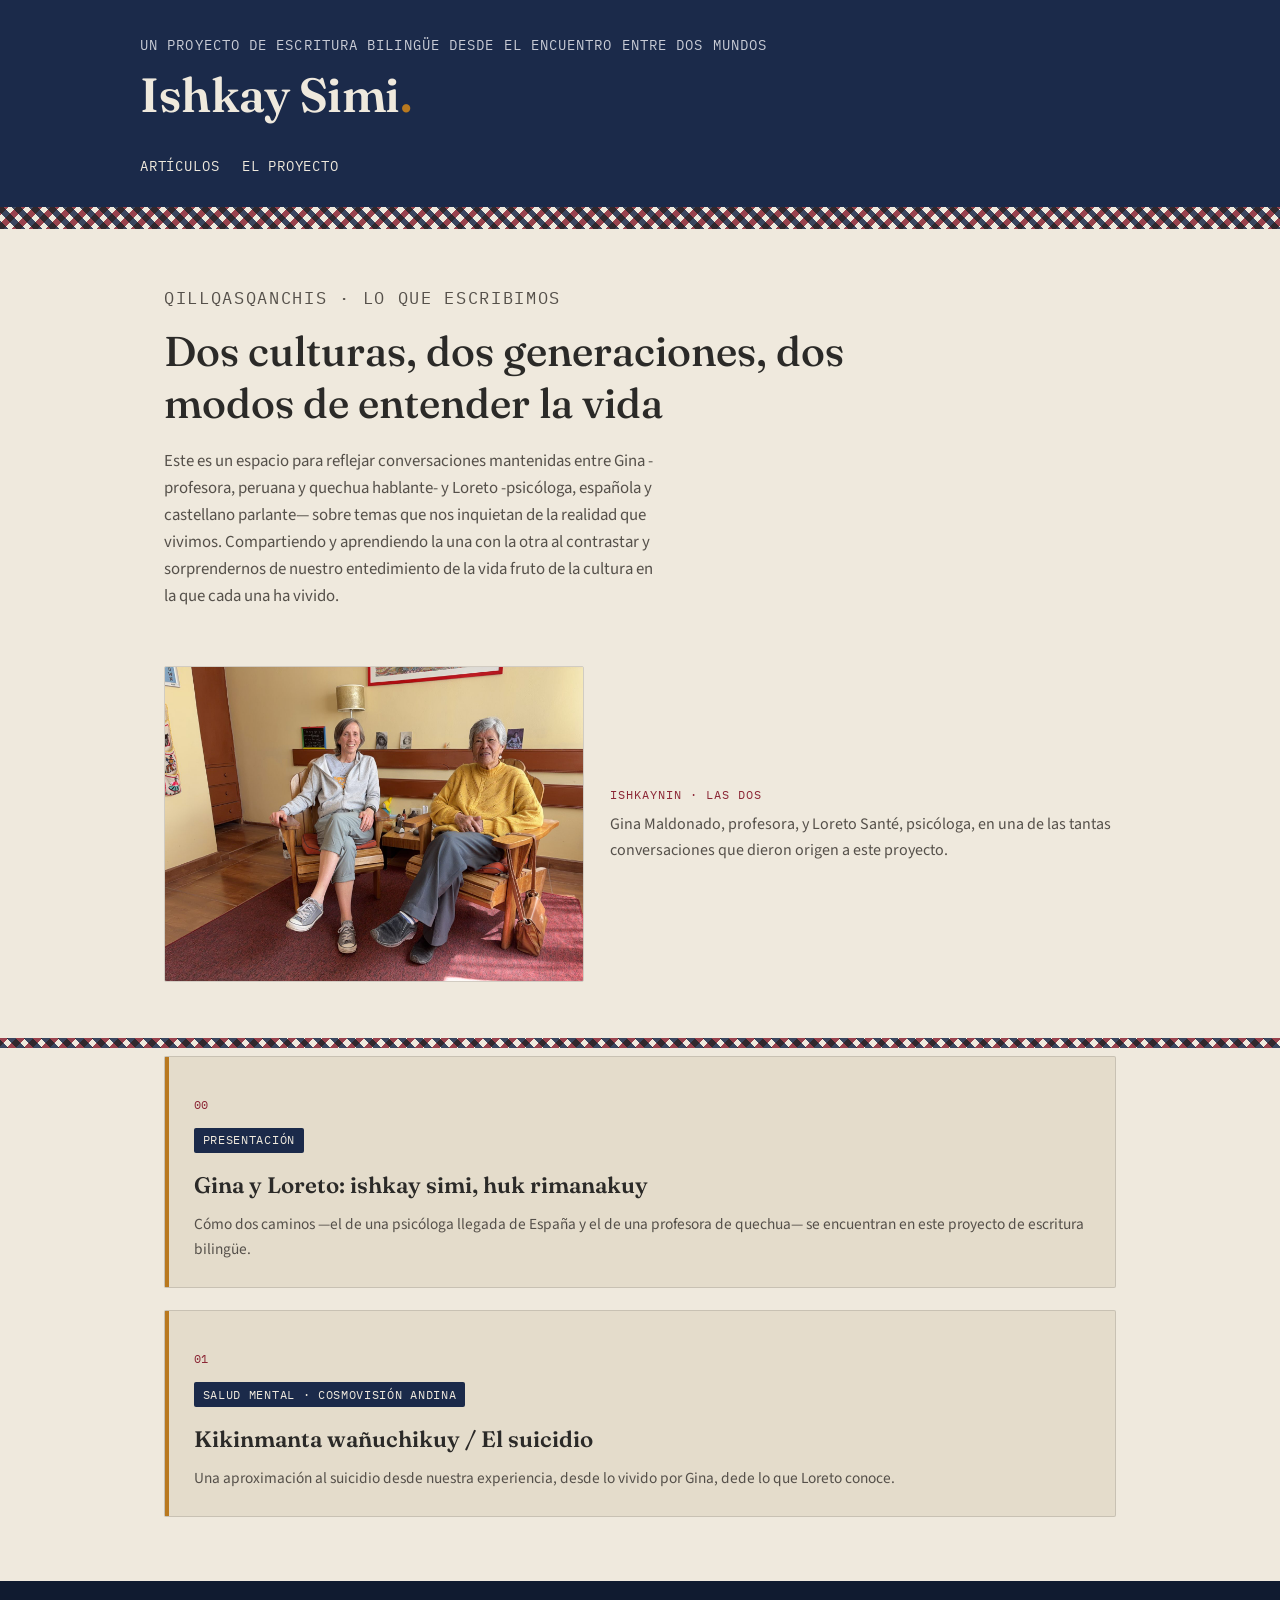
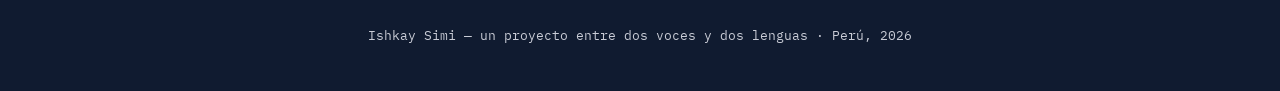
<file: index.html>
<!DOCTYPE html>
<html lang="es">
<head>
<meta charset="UTF-8">
<meta name="viewport" content="width=device-width, initial-scale=1.0">
<title>Ishkay Simi — Dos lenguas, un diálogo</title>
<link rel="preconnect" href="https://fonts.googleapis.com">
<link href="https://fonts.googleapis.com/css2?family=Fraunces:wght@500;600&family=IBM+Plex+Mono:wght@400;500&family=Source+Sans+3:wght@400;600&display=swap" rel="stylesheet">
<link rel="stylesheet" href="style.css">
</head>
<body>

<header class="site">
  <div class="site-inner">
    <p class="site-subtitle">Un proyecto de escritura bilingüe desde el encuentro entre dos mundos</p>
    <h1 class="site-title">Ishkay Simi<span class="iskay">.</span></h1>
    <nav class="site">
      <a href="index.html">Artículos</a>
      <a href="index.html#proyecto">El proyecto</a>
    </nav>
  </div>
</header>

<div class="telar-divider"></div>

<section class="hero" id="proyecto">
  <p class="hero-eyebrow">Qillqasqanchis · Lo que escribimos</p>
  <h1>Dos culturas, dos generaciones, dos modos de entender la vida</h1>
  <p>
    Este es un espacio para reflejar conversaciones mantenidas entre Gina -profesora, peruana y quechua hablante- y Loreto -psicóloga, española y castellano parlante— sobre
    temas que nos inquietan de la realidad que vivimos. Compartiendo y aprendiendo la una con la otra al contrastar y sorprendernos de nuestro entedimiento de la vida fruto de la cultura en la que cada una ha vivido.
  </p>
</section>

<section class="autoras-seccion">
  <img src="img/gina-loreto-camara.jpg" alt="Gina Maldonado y Loreto sentadas juntas, sonriendo">
  <div class="texto">
    <p class="eyebrow">Ishkaynin &middot; Las dos</p>
    <p>
      Gina Maldonado, profesora, y Loreto Santé, psicóloga, en una de las
      tantas conversaciones que dieron origen a este proyecto.
    </p>
  </div>
</section>

<div class="telar-divider small"></div>

<section class="lista">

  <a class="tarjeta" href="articulos/proyecto.html">
    <p class="num">00</p>
    <span class="tema">Presentación</span>
    <h2>Gina y Loreto: ishkay simi, huk rimanakuy</h2>
    <p class="resumen">
      Cómo dos caminos —el de una psicóloga llegada de España y el de una
      profesora de quechua— se encuentran en este proyecto de escritura bilingüe.
    </p>
  </a>

  <a class="tarjeta" href="articulos/suicidio-andino.html">
    <p class="num">01</p>
    <span class="tema">Salud mental &middot; Cosmovisión andina</span>
    <h2>Kikinmanta wañuchikuy / El suicidio</h2>
    <p class="resumen">
      Una aproximación al suicidio desde nuestra experiencia, desde lo vivido por Gina, dede lo que Loreto conoce.
    </p>
  </a>

  <!--
    Para agregar un nuevo artículo:
    1. Duplica un archivo de /articulos (por ejemplo articulos/proyecto.html)
       y ponle un nombre nuevo, ej: articulos/nombre-del-tema.html
    2. Edita su contenido siguiendo la guía de comentarios dentro del archivo
    3. Copia y pega una tarjeta como las de arriba, cambiando el número,
       el tema, el título, el resumen y el enlace (href)
  -->

</section>

<footer class="site">
  <p>Ishkay Simi — un proyecto entre dos voces y dos lenguas · Perú, 2026</p>
</footer>

</body>
</html>
</file>
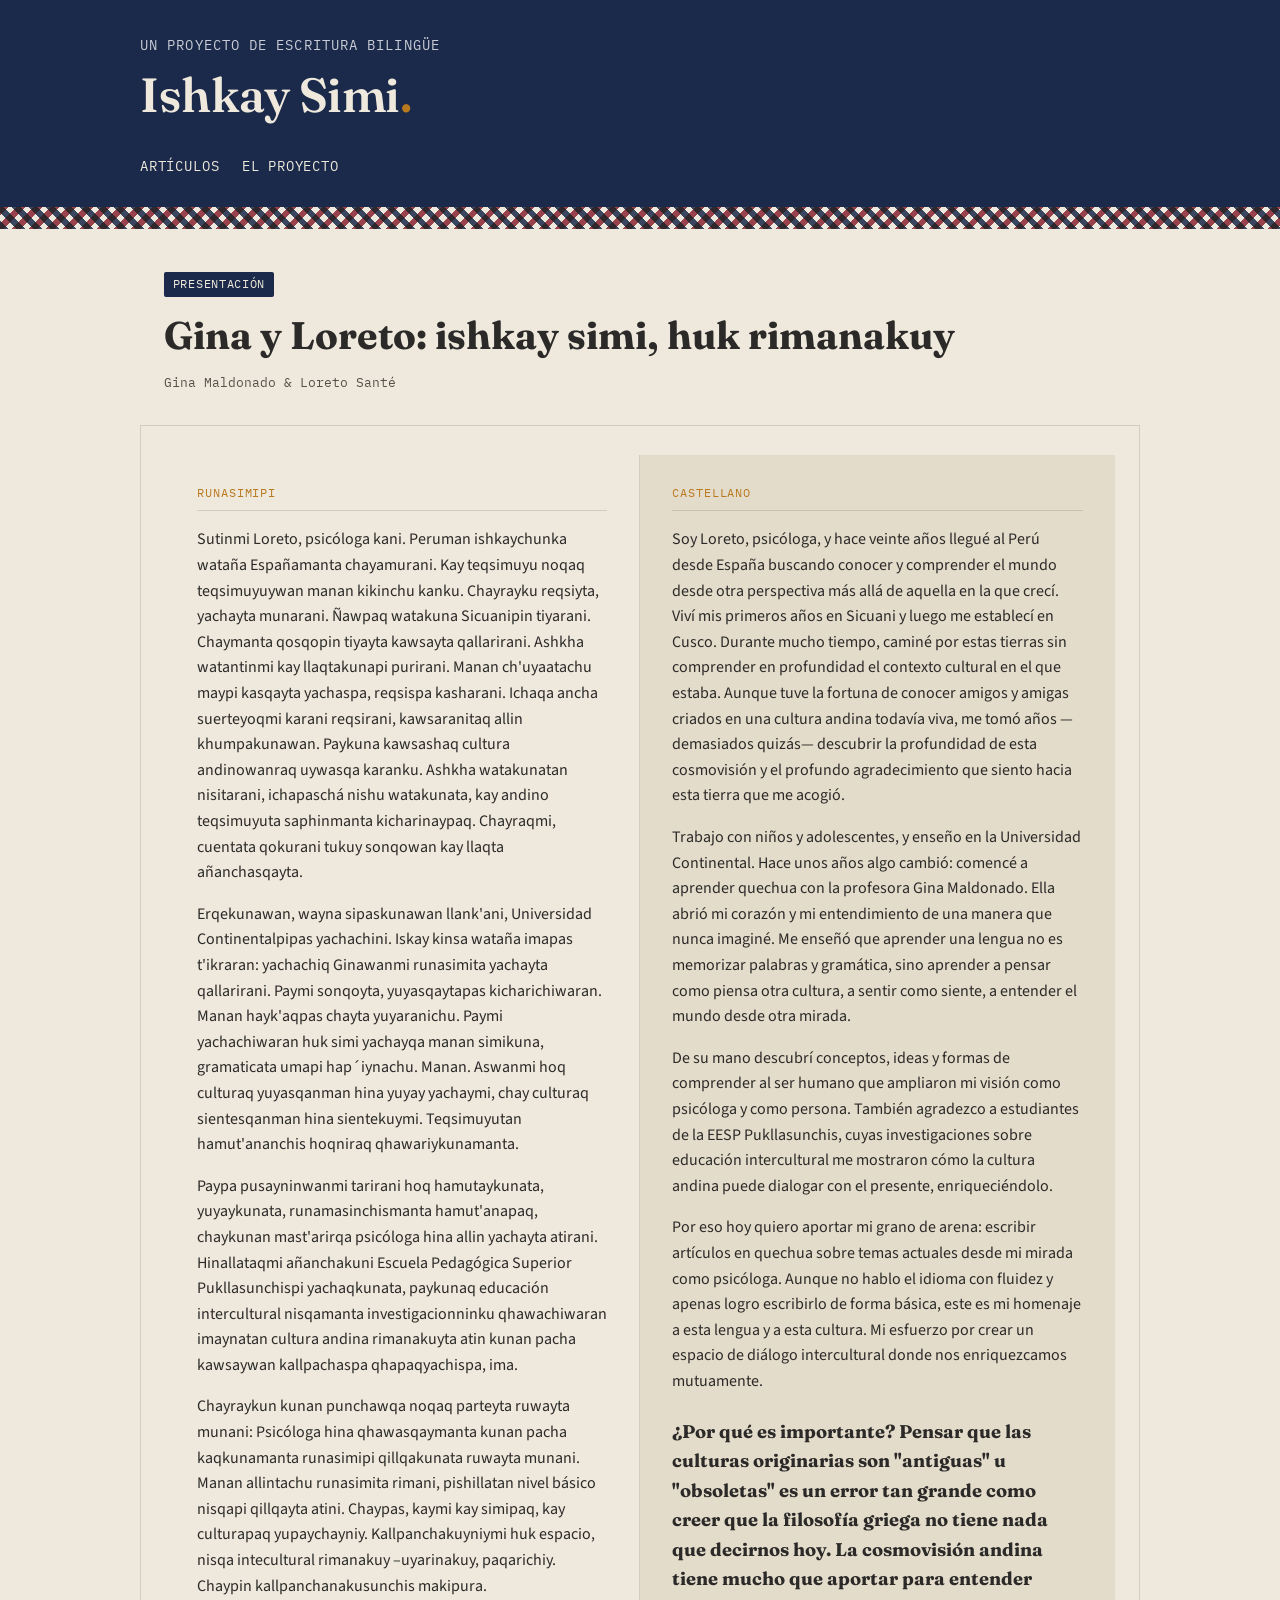
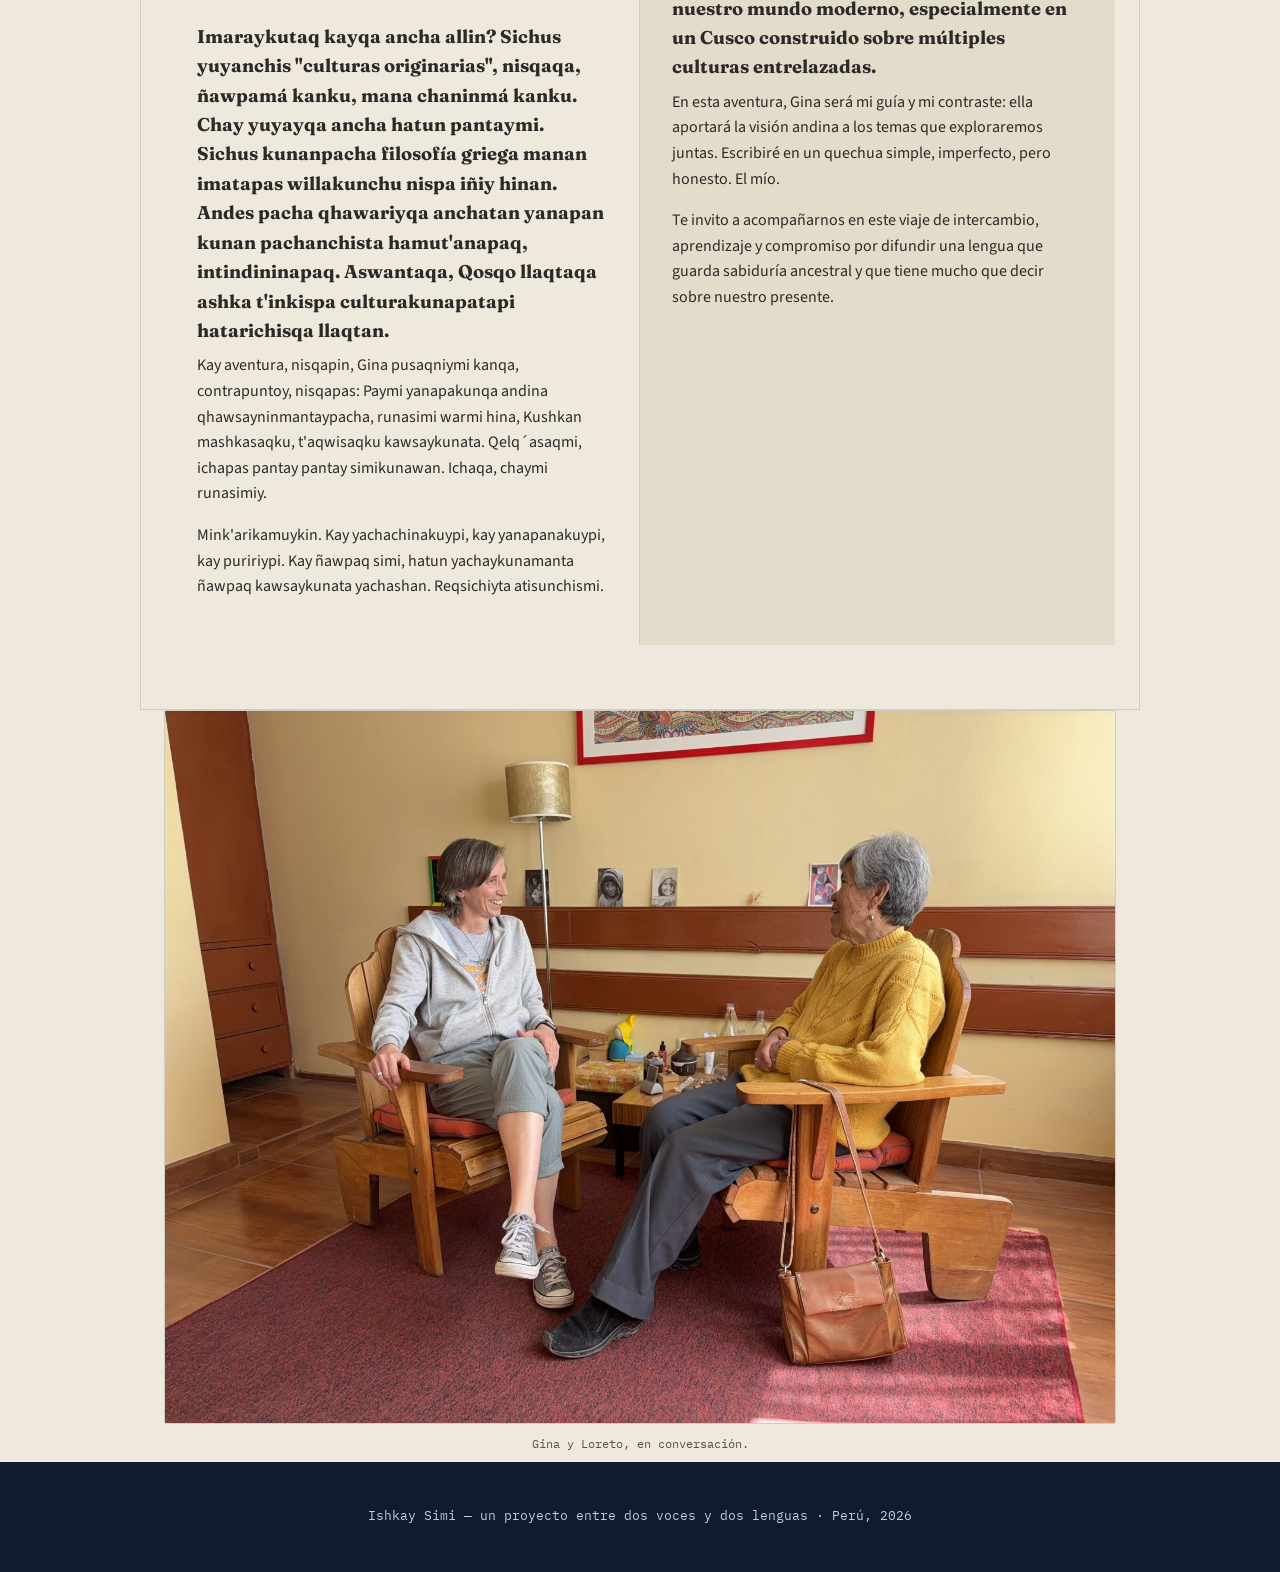
<file: articulos/proyecto.html>
<!DOCTYPE html>
<html lang="es">
<head>
<meta charset="UTF-8">
<meta name="viewport" content="width=device-width, initial-scale=1.0">
<title>Ishkay Simi</title>
<link rel="preconnect" href="https://fonts.googleapis.com">
<link href="https://fonts.googleapis.com/css2?family=Fraunces:wght@500;600&family=IBM+Plex+Mono:wght@400;500&family=Source+Sans+3:wght@400;600&display=swap" rel="stylesheet">
<link rel="stylesheet" href="../style.css">
</head>
<body>

<header class="site">
  <div class="site-inner">
    <p class="site-subtitle">Un proyecto de escritura bilingüe</p>
    <h1 class="site-title">Ishkay Simi<span class="iskay">.</span></h1>
    <nav class="site">
      <a href="../index.html">Artículos</a>
      <a href="../index.html#proyecto">El proyecto</a>
    </nav>
  </div>
</header>

<div class="telar-divider"></div>

<div class="articulo-header">
  <span class="tema" id="meta-tema">Cargando…</span>
  <h1 id="meta-titulo">Cargando…</h1>
  <p class="meta" id="meta-autoras"></p>
</div>

<section class="paralelo">
  <div class="columna qu">
    <p class="idioma-label">Runasimipi</p>
    <div id="col-qu"><p>Cargando contenido…</p></div>
  </div>
  <div class="columna es">
    <p class="idioma-label">Castellano</p>
    <div id="col-es"><p>Cargando contenido…</p></div>
  </div>
</section>

<figure class="articulo-imagen">
  <img src="../img/gina-loreto-conversando.jpg" alt="Gina Maldonado y Loreto conversando">
  <figcaption>Gina y Loreto, en conversación.</figcaption>
</figure>

<footer class="site">
  <p>Ishkay Simi — un proyecto entre dos voces y dos lenguas · Perú, 2026</p>
</footer>

<script src="cargar-articulo.js"></script>
<script>
  cargarArticulo({ fuente: "contenido/proyecto.txt" });
</script>

</body>
</html>
</file>
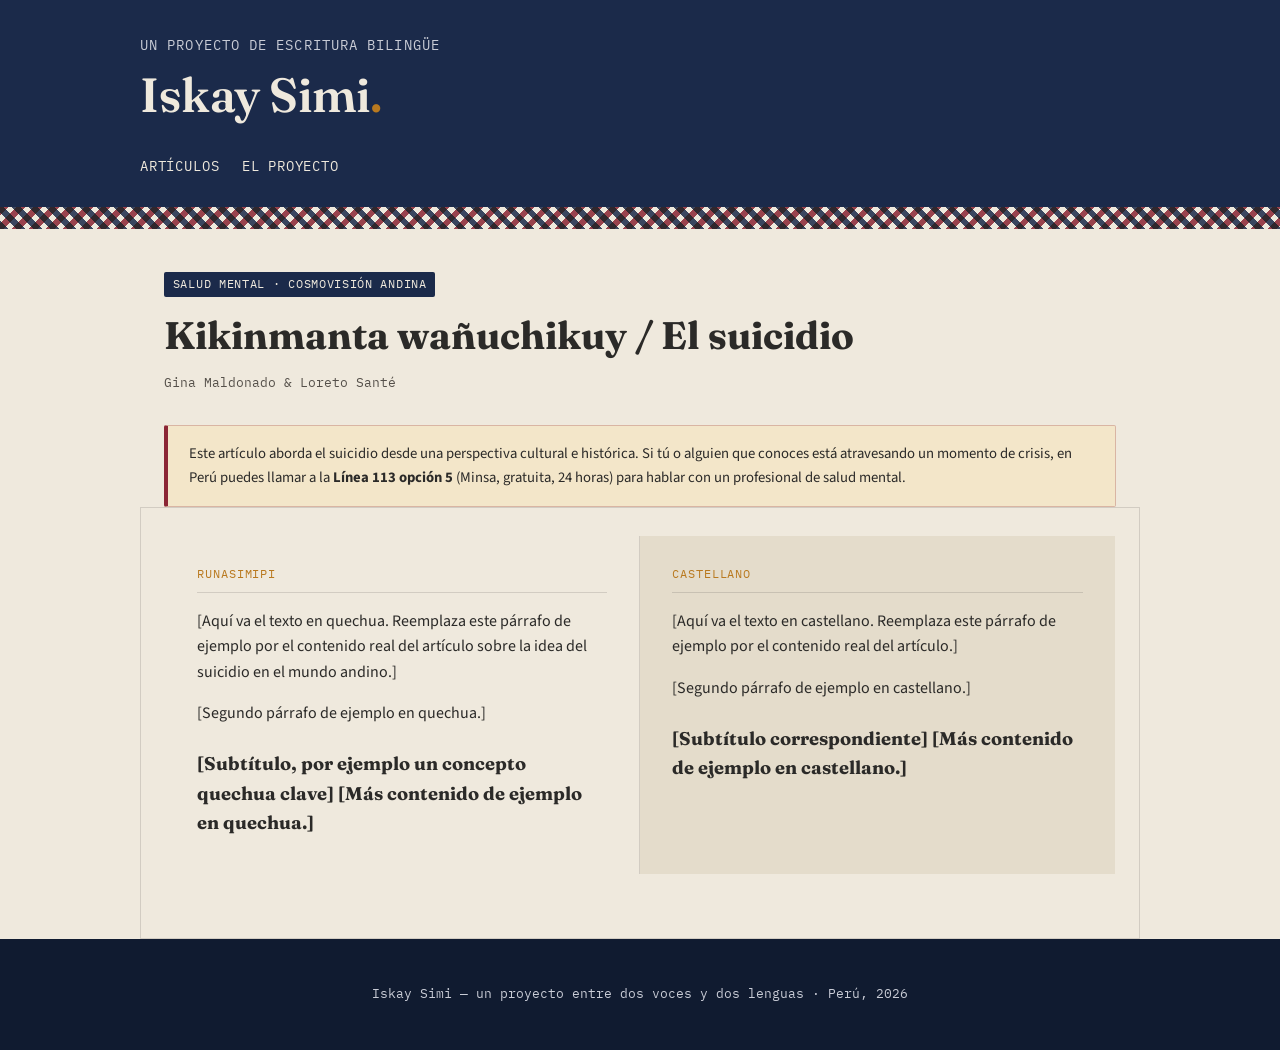
<file: articulos/suicidio-andino.html>
<!DOCTYPE html>
<html lang="es">
<head>
<meta charset="UTF-8">
<meta name="viewport" content="width=device-width, initial-scale=1.0">
<title>Iskay Simi</title>
<link rel="preconnect" href="https://fonts.googleapis.com">
<link href="https://fonts.googleapis.com/css2?family=Fraunces:wght@500;600&family=IBM+Plex+Mono:wght@400;500&family=Source+Sans+3:wght@400;600&display=swap" rel="stylesheet">
<link rel="stylesheet" href="../style.css">
</head>
<body>

<header class="site">
  <div class="site-inner">
    <p class="site-subtitle">Un proyecto de escritura bilingüe</p>
    <h1 class="site-title">Iskay Simi<span class="iskay">.</span></h1>
    <nav class="site">
      <a href="../index.html">Artículos</a>
      <a href="../index.html#proyecto">El proyecto</a>
    </nav>
  </div>
</header>

<div class="telar-divider"></div>

<div class="articulo-header">
  <span class="tema" id="meta-tema">Cargando…</span>
  <h1 id="meta-titulo">Cargando…</h1>
  <p class="meta" id="meta-autoras"></p>
</div>

<div class="aviso">
  <div class="aviso-caja">
    Este artículo aborda el suicidio desde una perspectiva cultural e histórica.
    Si tú o alguien que conoces está atravesando un momento de crisis, en Perú
    puedes llamar a la <strong>Línea 113 opción 5</strong> (Minsa, gratuita, 24 horas)
    para hablar con un profesional de salud mental.
  </div>
</div>

<section class="paralelo">
  <div class="columna qu">
    <p class="idioma-label">Runasimipi</p>
    <div id="col-qu"><p>Cargando contenido…</p></div>
  </div>
  <div class="columna es">
    <p class="idioma-label">Castellano</p>
    <div id="col-es"><p>Cargando contenido…</p></div>
  </div>
</section>

<footer class="site">
  <p>Iskay Simi — un proyecto entre dos voces y dos lenguas · Perú, 2026</p>
</footer>

<script src="cargar-articulo.js"></script>
<script>
  cargarArticulo({ fuente: "contenido/suicidio-andino.txt" });
</script>

</body>
</html>
</file>
<file: style.css>
/* =========================================================
   ISKAY SIMI — plantilla para blog bilingüe quechua/castellano
   Paleta: índigo noche, ocre tierra, cochinilla, papel crudo
   ========================================================= */

:root {
  --paper: #efe9dd;
  --paper-dim: #e4dccb;
  --ink: #2b2a28;
  --ink-soft: #55504a;
  --indigo: #1b2a4a;
  --indigo-deep: #101b30;
  --ocre: #b9791f;
  --cochinilla: #8b2635;
  --line: rgba(43, 42, 40, 0.15);

  --font-display: "Fraunces", Georgia, serif;
  --font-body: "Source Sans 3", "Segoe UI", sans-serif;
  --font-mono: "IBM Plex Mono", monospace;
}

* { box-sizing: border-box; }

html { scroll-behavior: smooth; }

body {
  margin: 0;
  background: var(--paper);
  color: var(--ink);
  font-family: var(--font-body);
  line-height: 1.6;
  -webkit-font-smoothing: antialiased;
}

a { color: inherit; }

/* ---------- textil signature: divisor tejido ---------- */
.telar-divider {
  height: 22px;
  width: 100%;
  background:
    repeating-linear-gradient(
      135deg,
      var(--cochinilla) 0 6px,
      transparent 6px 12px
    ),
    repeating-linear-gradient(
      45deg,
      var(--indigo) 0 6px,
      transparent 6px 12px
    );
  background-blend-mode: multiply;
  opacity: 0.85;
}

.telar-divider.small { height: 10px; }

/* ---------- header ---------- */
header.site {
  background: var(--indigo);
  color: var(--paper);
  padding: 2.2rem 1.5rem 1.6rem;
}

.site-inner {
  max-width: 1000px;
  margin: 0 auto;
}

.site-title {
  font-family: var(--font-display);
  font-size: clamp(2rem, 5vw, 3rem);
  margin: 0 0 0.2rem;
  font-weight: 600;
  letter-spacing: -0.01em;
}

.site-title .iskay { color: var(--ocre); }

.site-subtitle {
  font-family: var(--font-mono);
  font-size: 0.85rem;
  text-transform: uppercase;
  letter-spacing: 0.08em;
  color: #c9ccd6;
  margin: 0;
}

nav.site {
  margin-top: 1.4rem;
  display: flex;
  gap: 1.4rem;
  font-family: var(--font-mono);
  font-size: 0.85rem;
  text-transform: uppercase;
  letter-spacing: 0.06em;
}

nav.site a {
  text-decoration: none;
  color: var(--paper);
  border-bottom: 2px solid transparent;
  padding-bottom: 2px;
  transition: border-color 0.2s ease;
}

nav.site a:hover { border-color: var(--ocre); }

/* ---------- hero (home) ---------- */
.hero {
  max-width: 1000px;
  margin: 0 auto;
  padding: 3.5rem 1.5rem 2.5rem;
}

.hero-eyebrow {
  font-family: var(--font-mono);
  font-size: 0.8rem;
  text-transform: uppercase;
  letter-spacing: 0.1em;
  color: var(--cochinilla);
  margin: 0 0 0.8rem;
}

.hero h1 {
  font-family: var(--font-display);
  font-size: clamp(1.8rem, 4vw, 2.6rem);
  font-weight: 500;
  line-height: 1.25;
  margin: 0 0 1.2rem;
  max-width: 26ch;
}

.hero p {
  max-width: 62ch;
  color: var(--ink-soft);
  font-size: 1.05rem;
}

.hero .autoras {
  margin-top: 1.6rem;
  font-family: var(--font-mono);
  font-size: 0.85rem;
  color: var(--ink-soft);
}

/* ---------- autoras ---------- */
.autoras-seccion {
  max-width: 1000px;
  margin: 0 auto;
  padding: 0 1.5rem 3.5rem;
  display: flex;
  gap: 1.6rem;
  align-items: center;
  flex-wrap: wrap;
}

.autoras-seccion img {
  width: 100%;
  max-width: 420px;
  border-radius: 2px;
  border: 1px solid var(--line);
  display: block;
}

.autoras-seccion .texto {
  flex: 1;
  min-width: 240px;
}

.autoras-seccion .texto p.eyebrow {
  font-family: var(--font-mono);
  font-size: 0.78rem;
  text-transform: uppercase;
  letter-spacing: 0.08em;
  color: var(--cochinilla);
  margin: 0 0 0.5rem;
}

.autoras-seccion .texto p {
  color: var(--ink-soft);
  margin: 0;
}

/* imagen dentro de un artículo */
.articulo-imagen {
  max-width: 1000px;
  margin: 0 auto;
  padding: 0 1.5rem 0.5rem;
}

.articulo-imagen img {
  width: 100%;
  border-radius: 2px;
  border: 1px solid var(--line);
  display: block;
}

.articulo-imagen figcaption {
  font-family: var(--font-mono);
  font-size: 0.78rem;
  color: var(--ink-soft);
  margin-top: 0.6rem;
  text-align: center;
}

/* ---------- article list ---------- */
.lista {
  max-width: 1000px;
  margin: 0 auto;
  padding: 0.5rem 1.5rem 4rem;
  display: grid;
  gap: 1.4rem;
}

.tarjeta {
  display: block;
  text-decoration: none;
  color: var(--ink);
  background: var(--paper-dim);
  border: 1px solid var(--line);
  border-radius: 2px;
  padding: 1.6rem 1.8rem;
  transition: transform 0.15s ease, box-shadow 0.15s ease;
  position: relative;
}

.tarjeta:hover {
  transform: translateY(-2px);
  box-shadow: 0 6px 20px rgba(27, 42, 74, 0.12);
}

.tarjeta::before {
  content: "";
  position: absolute;
  left: 0; top: 0; bottom: 0;
  width: 4px;
  background: var(--ocre);
}

.tarjeta .num {
  font-family: var(--font-mono);
  font-size: 0.78rem;
  color: var(--cochinilla);
  letter-spacing: 0.05em;
}

.tarjeta h2 {
  font-family: var(--font-display);
  font-size: 1.4rem;
  font-weight: 600;
  margin: 0.35rem 0 0.5rem;
}

.tarjeta .tema {
  display: inline-block;
  font-family: var(--font-mono);
  font-size: 0.72rem;
  text-transform: uppercase;
  letter-spacing: 0.06em;
  background: var(--indigo);
  color: var(--paper);
  padding: 0.2rem 0.55rem;
  border-radius: 2px;
  margin-bottom: 0.6rem;
}

.tarjeta .resumen {
  color: var(--ink-soft);
  font-size: 0.96rem;
  margin: 0;
}

/* ---------- article page ---------- */
.articulo-header {
  max-width: 1000px;
  margin: 0 auto;
  padding: 2.6rem 1.5rem 1.2rem;
}

.articulo-header .tema {
  display: inline-block;
  font-family: var(--font-mono);
  font-size: 0.72rem;
  text-transform: uppercase;
  letter-spacing: 0.06em;
  background: var(--indigo);
  color: var(--paper);
  padding: 0.2rem 0.55rem;
  border-radius: 2px;
  margin-bottom: 0.9rem;
}

.articulo-header h1 {
  font-family: var(--font-display);
  font-size: clamp(1.7rem, 4vw, 2.4rem);
  margin: 0 0 0.6rem;
  line-height: 1.25;
}

.articulo-header .meta {
  font-family: var(--font-mono);
  font-size: 0.82rem;
  color: var(--ink-soft);
}

.aviso {
  max-width: 1000px;
  margin: 0 auto;
  padding: 0 1.5rem;
}

.aviso-caja {
  background: #f3e6c9;
  border: 1px solid rgba(139, 38, 53, 0.25);
  border-left: 4px solid var(--cochinilla);
  padding: 1rem 1.3rem;
  font-size: 0.92rem;
  color: var(--ink);
  border-radius: 2px;
}

/* parallel bilingual columns */
.paralelo {
  max-width: 1000px;
  margin: 0 auto;
  padding: 1.8rem 1.5rem 4rem;
  display: grid;
  grid-template-columns: 1fr 1fr;
  gap: 0;
  border: 1px solid var(--line);
}

.columna {
  padding: 1.8rem 2rem;
}

.columna.qu {
  background: var(--paper);
  border-right: 1px solid var(--line);
}

.columna.es {
  background: var(--paper-dim);
}

.columna .idioma-label {
  font-family: var(--font-mono);
  font-size: 0.72rem;
  text-transform: uppercase;
  letter-spacing: 0.08em;
  color: var(--ocre);
  margin: 0 0 1rem;
  border-bottom: 1px solid var(--line);
  padding-bottom: 0.5rem;
}

.columna h3 {
  font-family: var(--font-display);
  font-size: 1.15rem;
  margin: 1.4rem 0 0.5rem;
}

.columna p { margin: 0 0 1rem; }

@media (max-width: 760px) {
  .paralelo { grid-template-columns: 1fr; }
  .columna.qu { border-right: none; border-bottom: 1px solid var(--line); }
}

/* ---------- footer ---------- */
footer.site {
  background: var(--indigo-deep);
  color: #c9ccd6;
  padding: 2rem 1.5rem;
  text-align: center;
  font-family: var(--font-mono);
  font-size: 0.8rem;
}

footer.site a { color: var(--ocre); text-decoration: none; }

/* focus visibility */
a:focus-visible, button:focus-visible {
  outline: 2px solid var(--ocre);
  outline-offset: 2px;
}

@media (prefers-reduced-motion: reduce) {
  * { transition: none !important; scroll-behavior: auto !important; }
}
</file>
